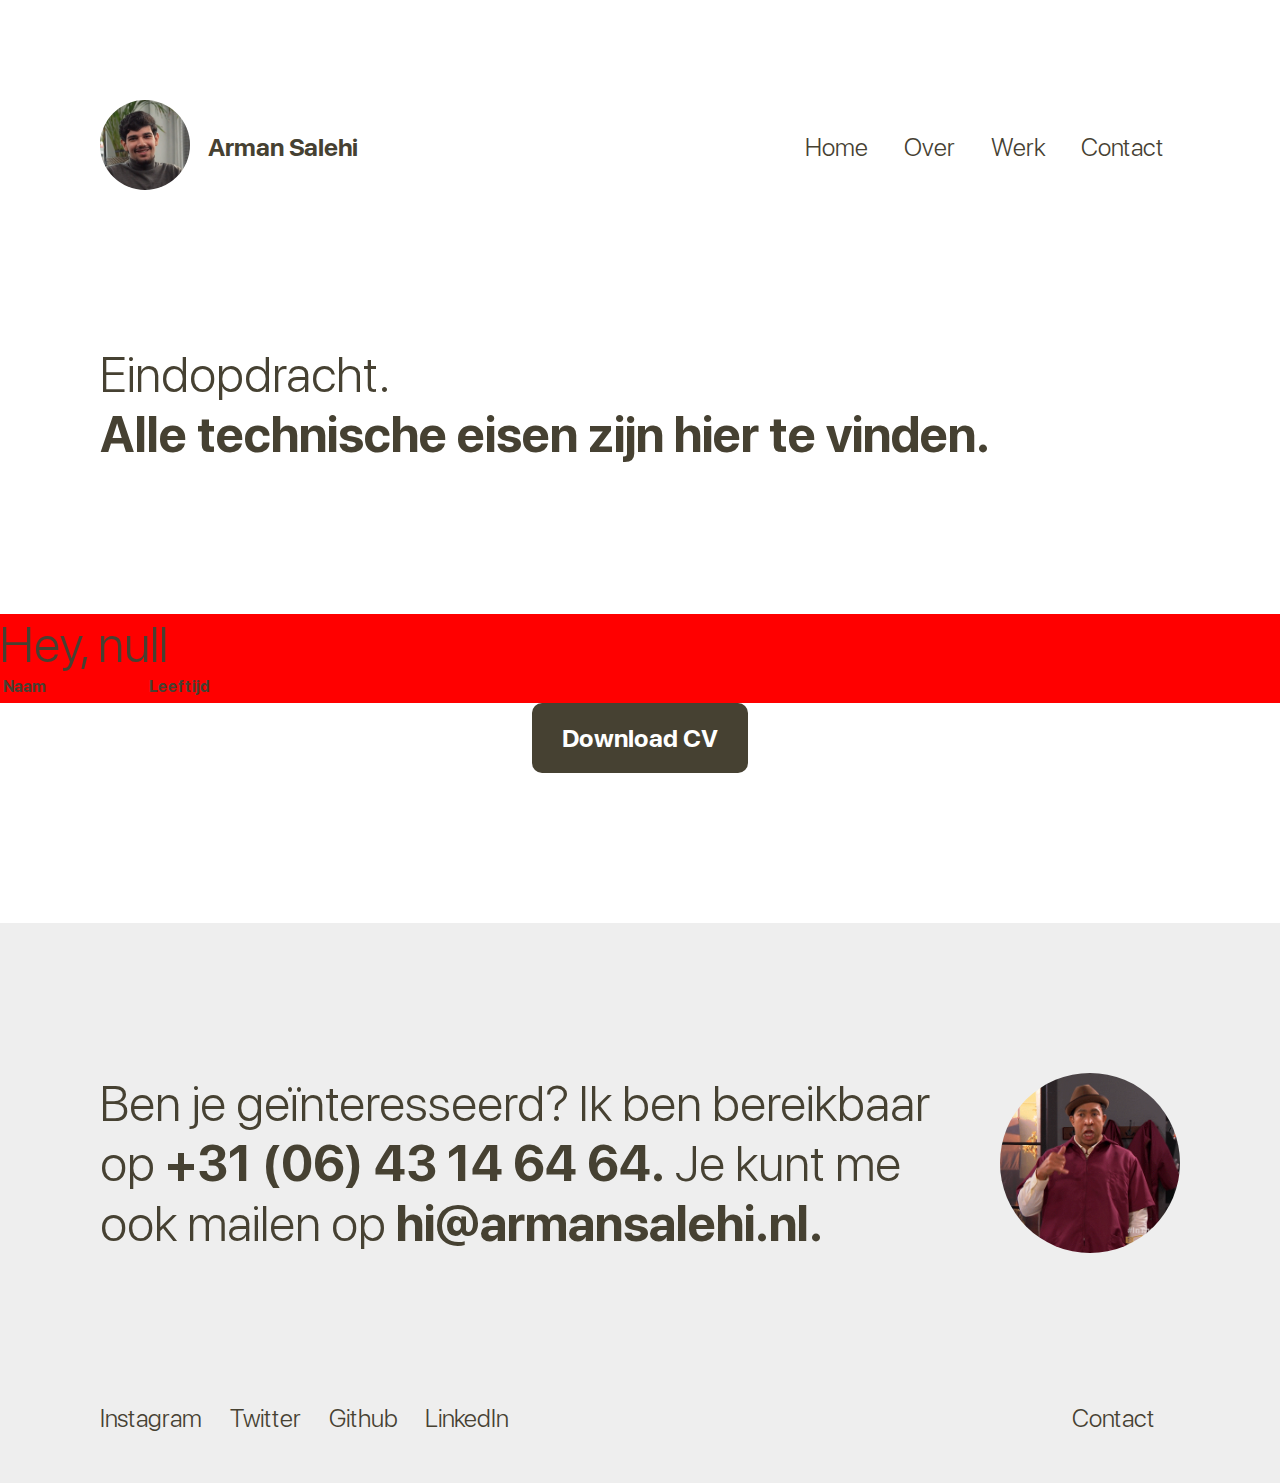
<file: eindopdracht.html>
<!DOCTYPE html>
<html>
  <head>
    <link rel="stylesheet" href="./style/style.css" />
    <title>Arman Salehi - Eindopdracht</title>
    <link rel="shortcut icon" type="image/png" href="./img/favicon.png"/>
  </head>

  <body>
    <div class="parent">
      <div class="navbar">
        <div class="navbar-left">
          <div class="logotitle">
            <div id="logo"><img src="./img/logo.png" /></div>
            <div id="name">Arman Salehi</div>
          </div>
        </div>
        <div class="navbar-right">
          <a href="./index.html">Home</a>
          <a href="./pages/over.html">Over</a>
          <a href="./pages/werk.html">Werk</a>
          <a href="./pages/contact.html">Contact</a>
        </div>
      </div>
      <div class="header">
        <div id="titlel"><h1>Eindopdracht.</h1></div>
        <div id="titleb"><h2>Alle technische eisen zijn hier te vinden.</h2></div>
      </div>
      <div class="bezoeker">
        <h1 id="kopjenaam"></h1>
        <table>
            <thead>
                <tr>
                    <th>Naam</th>
                    <th>Leeftijd</th>
                </tr>
            </thead>
            <tbody>
                <tr>
                    <td id="naam">...</td>
                    <td id="leeftijd">...</td>
                </tr>
            </tbody>
        </table>
    </div>
    <div class="downloader">
      <a href="https://www.google.com">Download CV</a>
    </div>
      <div class="footer">
        <p>
          <img
            src="img/callme.gif"
            style="float: right; border-radius: 100%; width: 180px"
          />
          Ben je geïnteresseerd? Ik ben bereikbaar <br />op
          <span style="font-family: SFb">+31 (06) 43 14 64 64.</span> Je kunt
          me<br />
          ook mailen op <span style="font-family: SFb">hi@armansalehi.nl.</span>
        </p>
        <div class="navmenu-left">
          <a href="https://instagram.com/armanxsalehi">Instagram</a>
          <a href="https://twitter.com/armanxsalehi">Twitter</a>
          <a href="https://github.com/arman-salehi">Github</a>
          <a href="https://www.linkedin.com/in/armanxsalehi/">LinkedIn</a>
          <div class="navmenu-right">
            <a href="./pages/Contact.html">Contact</a>
          </div>
        </div>
      </div>
      <div class="footer2">
        <p>
          Ben je geïnteresseerd? Ik ben bereikbaar op
          <span style="font-family: SFb">+31 (06) 43 14 64 64.</span> Je kunt
          me ook mailen op <span style="font-family: SFb">hi@armansalehi.nl.</span>
        </p>
        <div class="navmenu-left2">
          <a href="https://instagram.com/armanxsalehi">Instagram</a>
          <a href="https://twitter.com/armanxsalehi">Twitter</a>
          <a href="https://github.com/arman-salehi">Github</a>
          <a href="https://www.linkedin.com/in/armanxsalehi/">LinkedIn</a>
          <a href="./pages/Contact.html">Contact</a>
        </div>
      </div>
    </div>
    <script src="./js/script.js"></script>
  </body>
</html>
</file>
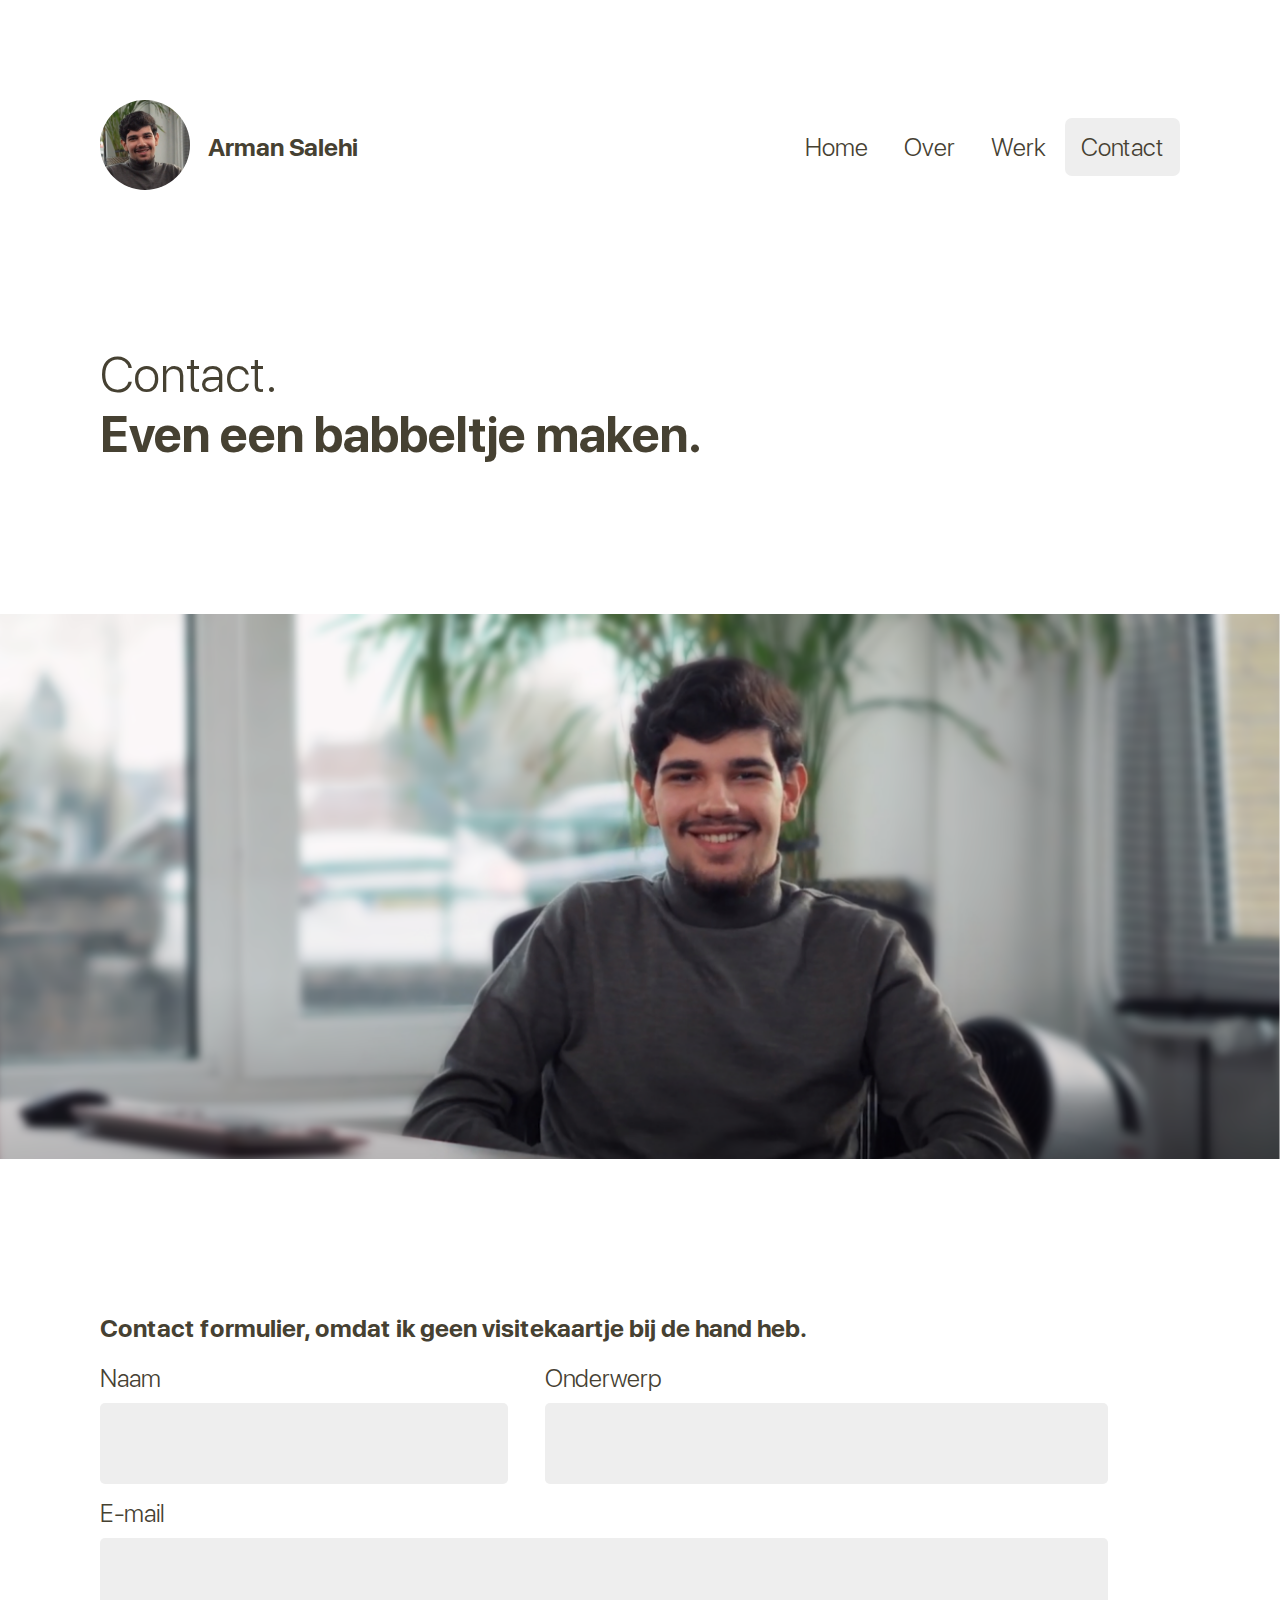
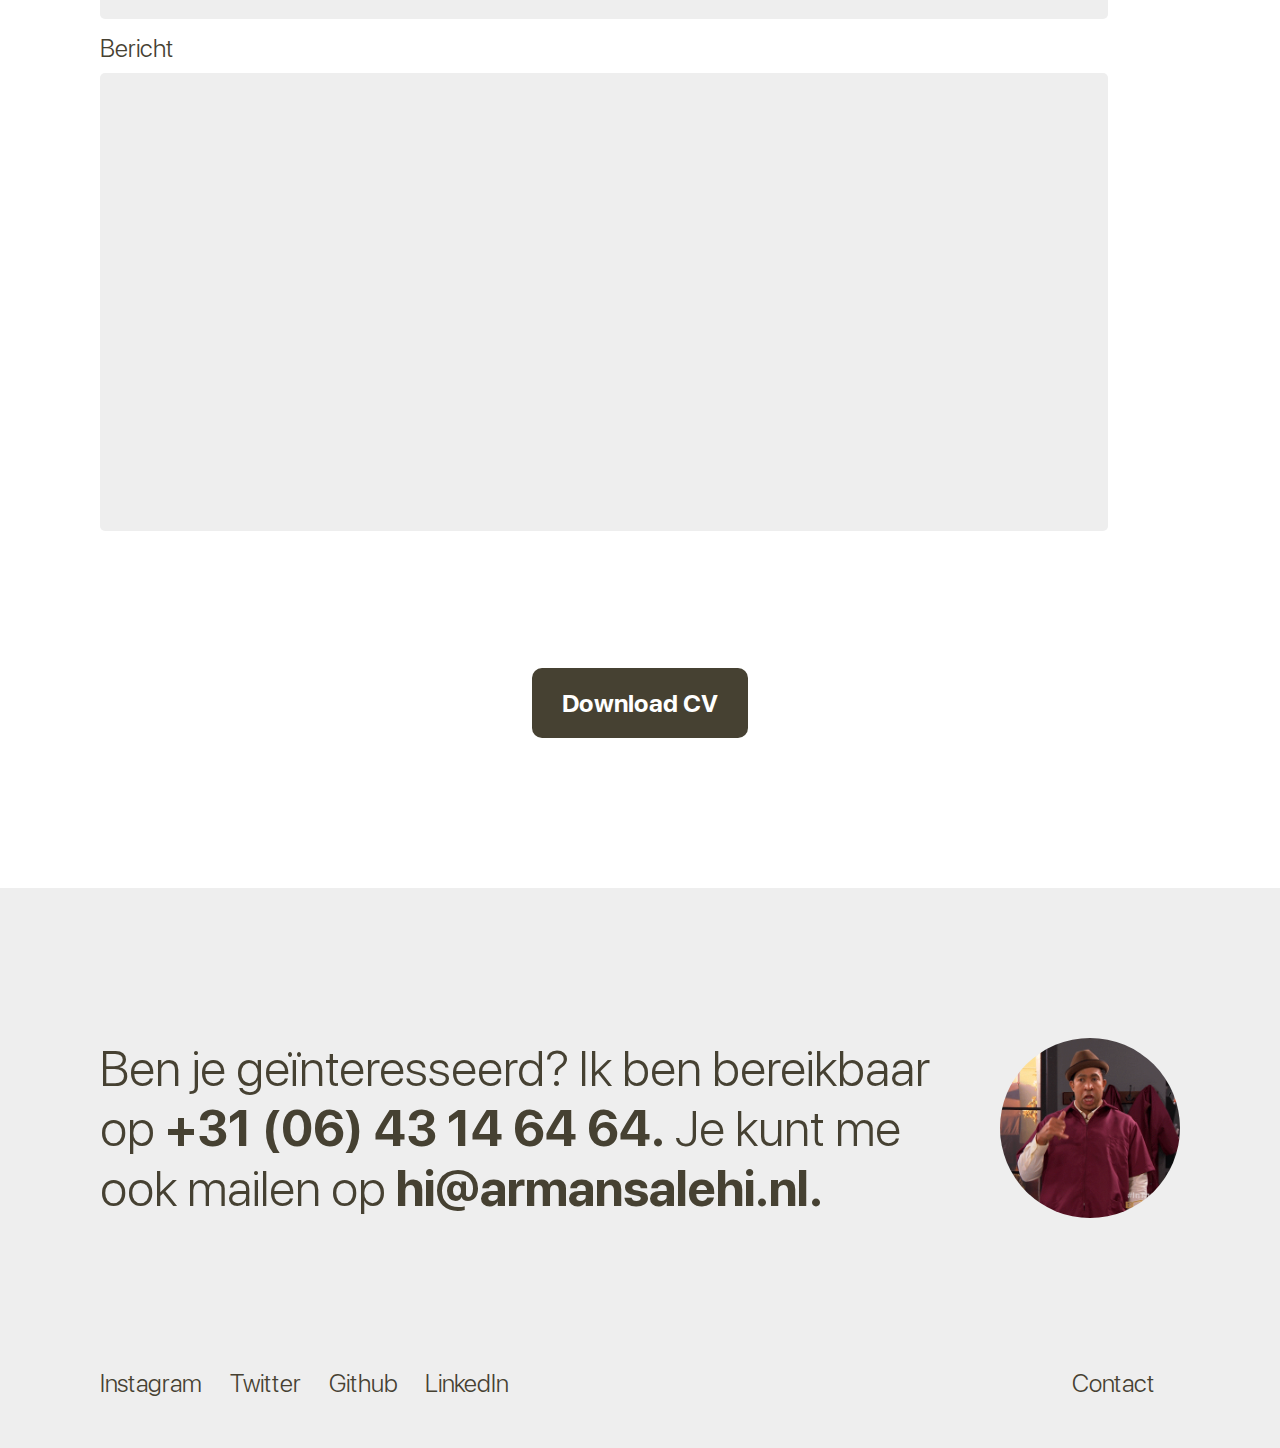
<file: pages/contact.html>
<!DOCTYPE html>
<html>
  <head>
    <link rel="stylesheet" href="../style/style.css" />
    <title>Arman Salehi - Home</title>
    <link rel="shortcut icon" type="image/png" href="../img/favicon.png" />
    <style>
      input[type="text"] {
        font-size: 25px;
      }
      textarea {
        font-size: 25px;
        font-family: SFr;
      }
    </style>
  </head>

  <body>
    <div class="parent">
      <div class="navbar">
        <div class="navbar-left">
          <div class="logotitle">
            <div id="logo"><img src="../img/logo.png" /></div>
            <div id="name">Arman Salehi</div>
          </div>
        </div>
        <div class="navbar-right">
          <a href="../index.html">Home</a>
          <a href="over.html">Over</a>
          <a href="werk.html">Werk</a>
          <a id="active" href="contact.html">Contact</a>
        </div>
      </div>
      <div class="header">
        <div id="titlel"><h1>Contact.</h1></div>
        <div id="titleb"><h2>Even een babbeltje maken.</h2></div>
      </div>
      <div class="afbeelding2">
        <img src="../img/afbeelding3.png" />
      </div>
      <div class="projecten">
        <div id="pb">
          Contact formulier, omdat ik geen visitekaartje bij de hand heb.
        </div>
        <div class="grid-container2">
          <div class="bovenform">
            <div class="form1">
              <label for=""><div id="pl">Naam</div></label
              ><input class="contact-input" type="text" />
            </div>
            <div class="form2">
              <label for=""><div id="pl">Onderwerp</div></label
              ><input class="contact-input" type="text" />
            </div>
          </div>
          <div class="onderform">
            <div class="form3">
              <label for=""><div id="pl">E-mail</div></label
              ><input class="contact-input" type="text" />
            </div>
          </div>
          <div class="onderform2">
            <div class="form4">
              <label id="labelform"><div id="pl">Bericht</div></label
              ><textarea type="text" class="contact-input"></textarea>
            </div>
          </div>
        </div>
      </div>
      <div class="downloader">
        <a href="https://www.google.com">Download CV</a>
      </div>
      <div class="footer">
        <p>
          <img
            src="../img/callme.gif"
            style="float: right; border-radius: 100%; width: 180px"
          />
          Ben je geïnteresseerd? Ik ben bereikbaar <br />op
          <span style="font-family: SFb">+31 (06) 43 14 64 64.</span> Je kunt
          me<br />
          ook mailen op <span style="font-family: SFb">hi@armansalehi.nl.</span>
        </p>
        <div class="navmenu-left">
          <a href="https://instagram.com/armanxsalehi">Instagram</a>
          <a href="https://twitter.com/armanxsalehi">Twitter</a>
          <a href="https://github.com/arman-salehi">Github</a>
          <a href="https://www.linkedin.com/in/armanxsalehi/">LinkedIn</a>
          <div class="navmenu-right">
            <a href="./pages/Contact.html">Contact</a>
          </div>
        </div>
      </div>
      <div class="footer2">
        <p>
          Ben je geïnteresseerd? Ik ben bereikbaar op
          <span style="font-family: SFb">+31 (06) 43 14 64 64.</span> Je kunt me
          ook mailen op <span style="font-family: SFb">hi@armansalehi.nl.</span>
        </p>
        <div class="navmenu-left2">
          <a href="https://instagram.com/armanxsalehi">Instagram</a>
          <a href="https://twitter.com/armanxsalehi">Twitter</a>
          <a href="https://github.com/arman-salehi">Github</a>
          <a href="https://www.linkedin.com/in/armanxsalehi/">LinkedIn</a>
          <a href="./pages/Contact.html">Contact</a>
        </div>
      </div>
    </div>
  </body>
</html>
</file>
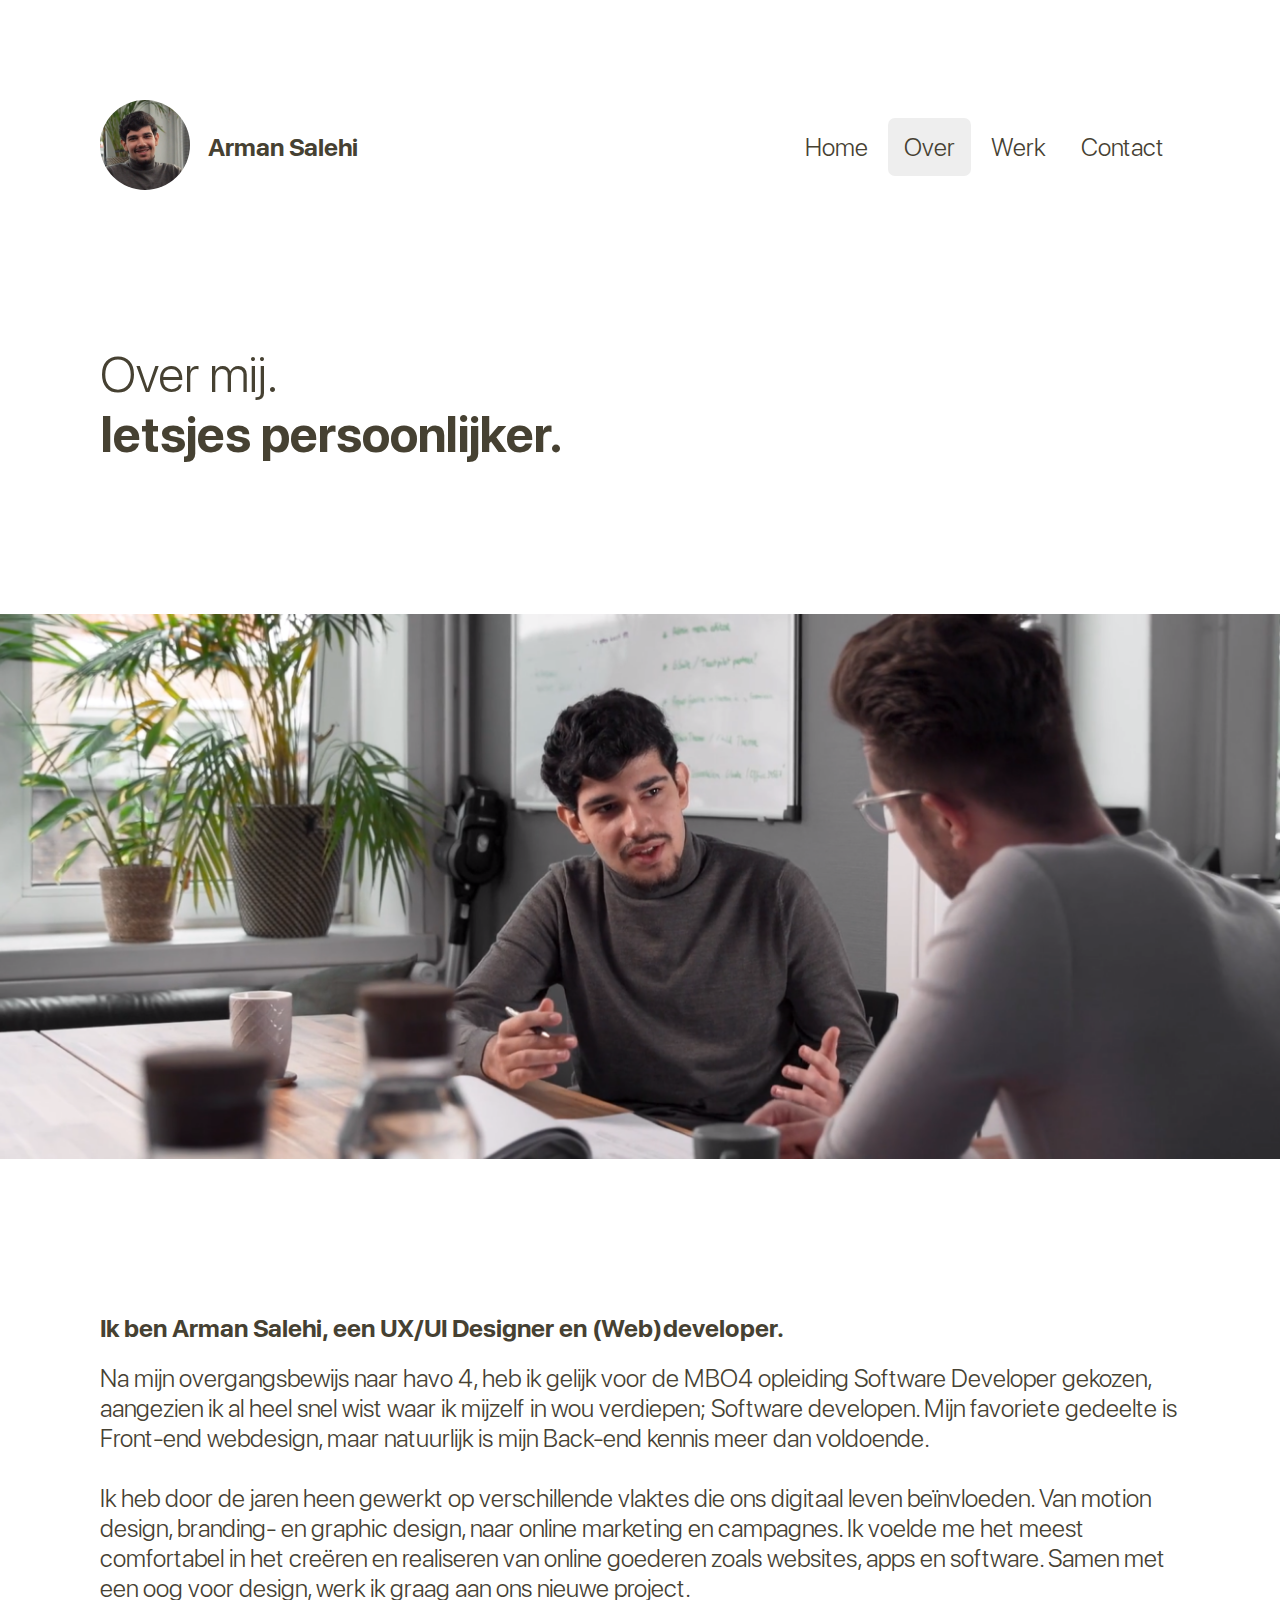
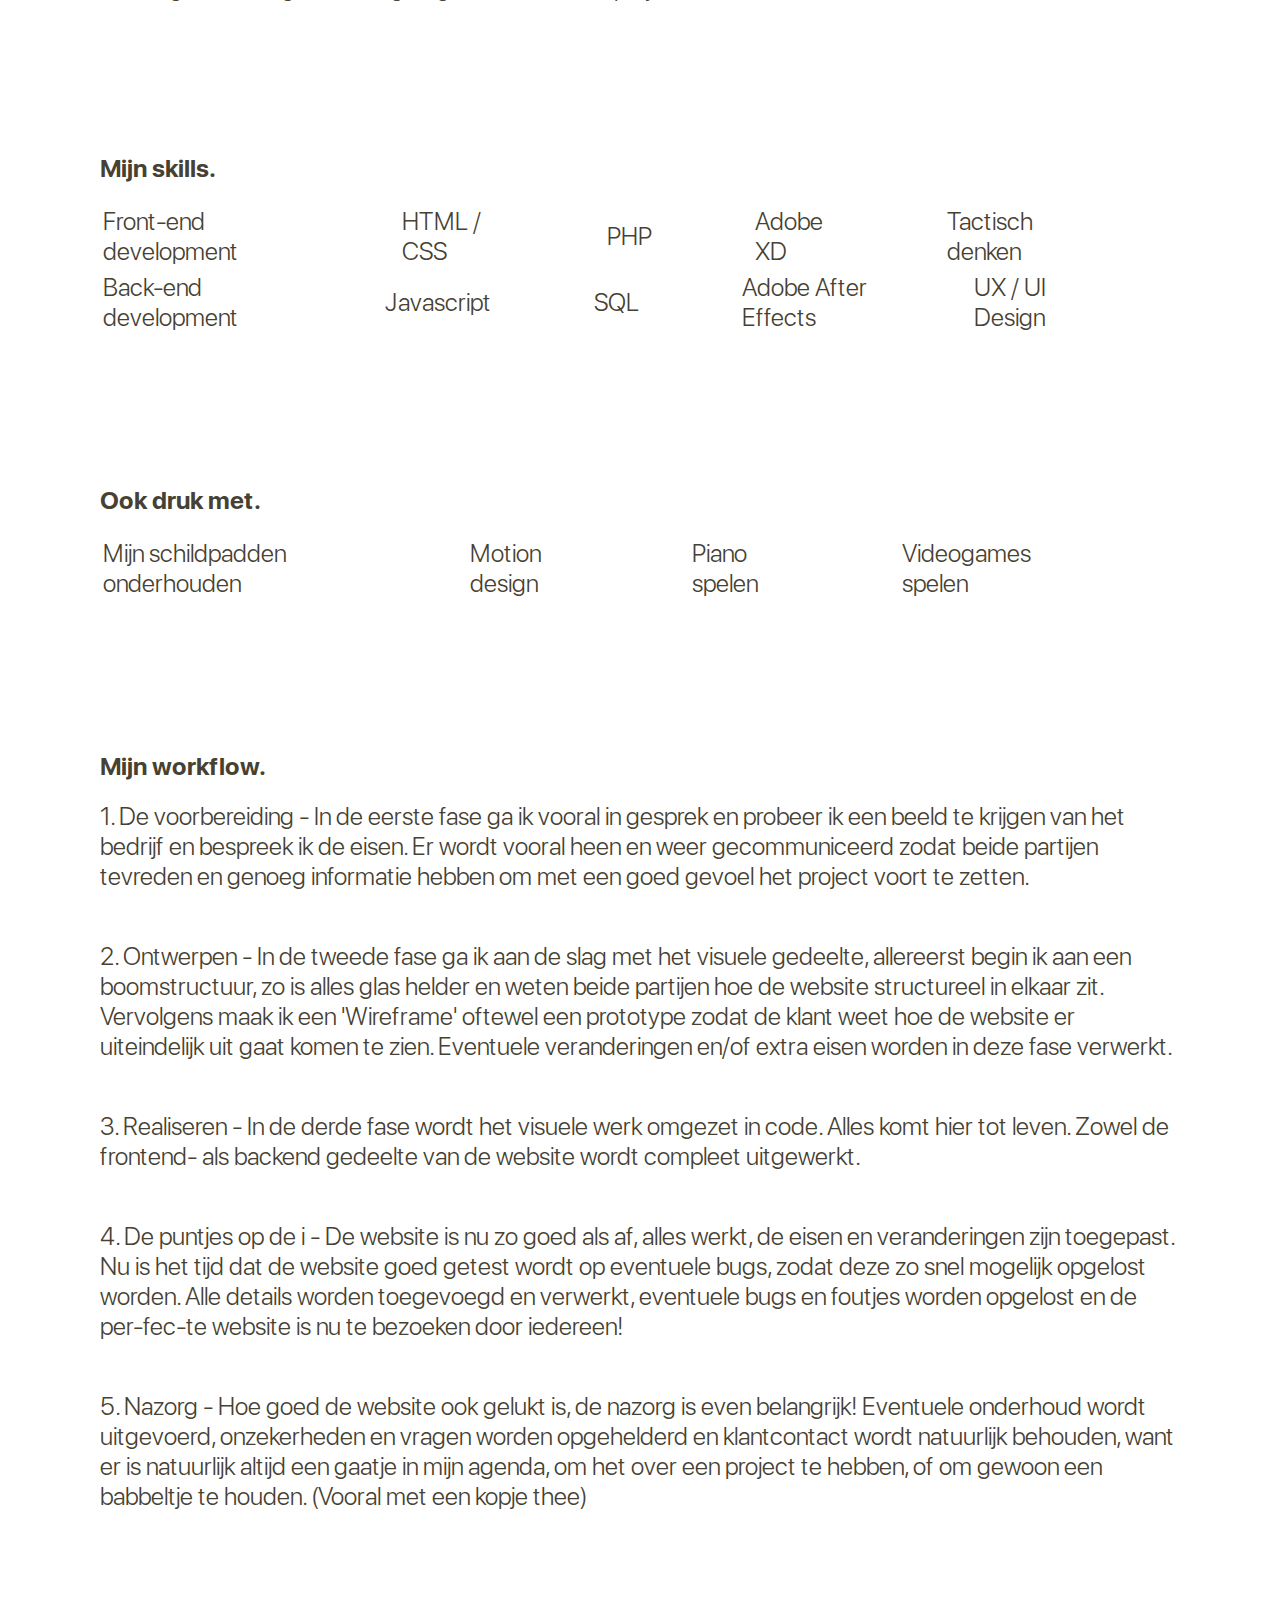
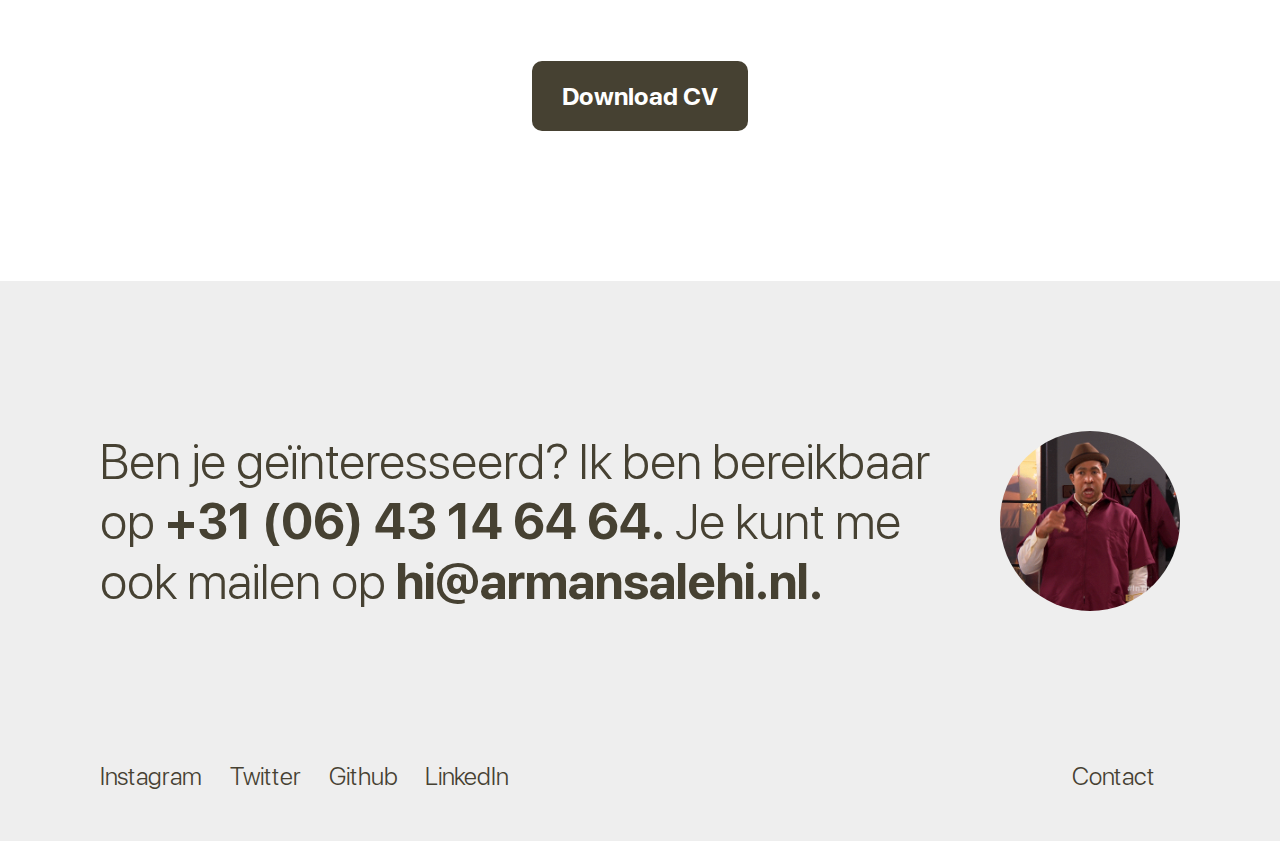
<file: pages/over.html>
<!DOCTYPE html>
<html>
  <head>
    <link rel="stylesheet" href="../style/style.css" />
    <title>Arman Salehi - Over</title>
    <link rel="shortcut icon" type="image/png" href="../img/favicon.png"/>
  </head>

  <body>
    <div class="parent">
      <div class="navbar">
        <div class="navbar-left">
          <div class="logotitle">
            <div id="logo"><img src="../img/logo.png" /></div>
            <div id="name">Arman Salehi</div>
          </div>
        </div>
        <div class="navbar-right">
          <a href="../index.html">Home</a>
          <a id="active" href="over.html">Over</a>
          <a href="werk.html">Werk</a>
          <a href="contact.html">Contact</a>
        </div>
      </div>
      <div class="header">
        <div id="titlel"><h1>Over mij.</h1></div>
        <div id="titleb"><h2>Ietsjes persoonlijker.</h2></div>
      </div>
      <div class="afbeelding2">
        <img src="../img/afbeelding2.png" />
      </div>
      <div class="overmij">
        <div id="pb">
          Ik ben Arman Salehi, een UX/UI Designer en (Web)developer.
        </div>
        <div id="pl">
          Na mijn overgangsbewijs naar havo 4, heb ik gelijk voor de MBO4
          opleiding Software Developer gekozen, aangezien ik al heel snel wist
          waar ik mijzelf in wou verdiepen; Software developen. Mijn favoriete
          gedeelte is Front-end webdesign, maar natuurlijk is mijn Back-end
          kennis meer dan voldoende.<br /><br />Ik heb door de jaren heen
          gewerkt op verschillende vlaktes die ons digitaal leven beïnvloeden.
          Van motion design, branding- en graphic design, naar online marketing
          en campagnes. Ik voelde me het meest comfortabel in het creëren en
          realiseren van online goederen zoals websites, apps en software. Samen
          met een oog voor design, werk ik graag aan ons nieuwe project.
        </div>
      </div>
      <div class="mijnskills">
        <div id="pb">Mijn skills.</div>
        <table>
          <tr>
            <th><div id="pl">Front-end development</div></th>
            <th><div id="pl">HTML / CSS</div></th>
            <th><div id="pl">PHP</div></th>
            <th><div id="pl">Adobe XD</div></th>
            <th><div id="pl">Tactisch denken</div></th>
          </tr>
        </table>
        <table>
          <tr>
            <td><div id="pl">Back-end development</div></td>
            <td><div id="pl">Javascript</div></td>
            <td><div id="pl">SQL</div></td>
            <td><div id="pl">Adobe After Effects</div></td>
            <td><div id="pl">UX / UI Design</div></td>
          </tr>
        </table>
      </div>
      <div class="ookdrukmet">
        <div id="pb">Ook druk met.</div>
        <div id="pl">
          <table>
            <tr>
              <th><div id="pl">Mijn schildpadden onderhouden</div></th>
              <th><div id="pl">Motion design</div></th>
              <th><div id="pl">Piano spelen</div></th>
              <th><div id="pl">Videogames spelen</div></th>
            </tr>
          </table>
        </div>
      </div>
      <div class="mijnworkflow">
        <div id="pb">Mijn workflow.</div>
        <div id="pl">
          1. De voorbereiding - In de eerste fase ga ik vooral in gesprek en
          probeer ik een beeld te krijgen van het bedrijf en bespreek ik de
          eisen. Er wordt vooral heen en weer gecommuniceerd zodat beide
          partijen tevreden en genoeg informatie hebben om met een goed gevoel
          het project voort te zetten.
        </div>
        <div id="pl">
          2. Ontwerpen - In de tweede fase ga ik aan de slag met het visuele
          gedeelte, allereerst begin ik aan een boomstructuur, zo is alles glas
          helder en weten beide partijen hoe de website structureel in elkaar
          zit. Vervolgens maak ik een 'Wireframe' oftewel een prototype zodat de
          klant weet hoe de website er uiteindelijk uit gaat komen te zien.
          Eventuele veranderingen en/of extra eisen worden in deze fase
          verwerkt.
        </div>
        <div id="pl">
          3. Realiseren - In de derde fase wordt het visuele werk omgezet in
          code. Alles komt hier tot leven. Zowel de frontend- als backend
          gedeelte van de website wordt compleet uitgewerkt.
        </div>
        <div id="pl">
          4. De puntjes op de i - De website is nu zo goed als af, alles werkt,
          de eisen en veranderingen zijn toegepast. Nu is het tijd dat de
          website goed getest wordt op eventuele bugs, zodat deze zo snel
          mogelijk opgelost worden. Alle details worden toegevoegd en verwerkt,
          eventuele bugs en foutjes worden opgelost en de per-fec-te website is
          nu te bezoeken door iedereen!
        </div>
        <div id="pl">
          5. Nazorg - Hoe goed de website ook gelukt is, de nazorg is even
          belangrijk! Eventuele onderhoud wordt uitgevoerd, onzekerheden en
          vragen worden opgehelderd en klantcontact wordt natuurlijk behouden,
          want er is natuurlijk altijd een gaatje in mijn agenda, om het over
          een project te hebben, of om gewoon een babbeltje te houden. (Vooral
          met een kopje thee)
        </div>
      </div>
      <div class="downloader">
        <a href="https://www.google.com">Download CV</a>
      </div>
      <div class="footer">
        <p>
          <img
            src="../img/callme.gif"
            style="float: right; border-radius: 100%; width: 180px"
          />
          Ben je geïnteresseerd? Ik ben bereikbaar <br />op
          <span style="font-family: SFb">+31 (06) 43 14 64 64.</span> Je kunt
          me<br />
          ook mailen op <span style="font-family: SFb">hi@armansalehi.nl.</span>
        </p>
        <div class="navmenu-left">
          <a href="https://instagram.com/armanxsalehi">Instagram</a>
          <a href="https://twitter.com/armanxsalehi">Twitter</a>
          <a href="https://github.com/arman-salehi">Github</a>
          <a href="https://www.linkedin.com/in/armanxsalehi/">LinkedIn</a>
          <div class="navmenu-right">
            <a href="./pages/Contact.html">Contact</a>
          </div>
        </div>
      </div>
      <div class="footer2">
        <p>
          Ben je geïnteresseerd? Ik ben bereikbaar op
          <span style="font-family: SFb">+31 (06) 43 14 64 64.</span> Je kunt
          me ook mailen op <span style="font-family: SFb">hi@armansalehi.nl.</span>
        </p>
        <div class="navmenu-left2">
          <a href="https://instagram.com/armanxsalehi">Instagram</a>
          <a href="https://twitter.com/armanxsalehi">Twitter</a>
          <a href="https://github.com/arman-salehi">Github</a>
          <a href="https://www.linkedin.com/in/armanxsalehi/">LinkedIn</a>
          <a href="./pages/Contact.html">Contact</a>
        </div>
      </div>
    </div>
  </body>
</html>
</file>
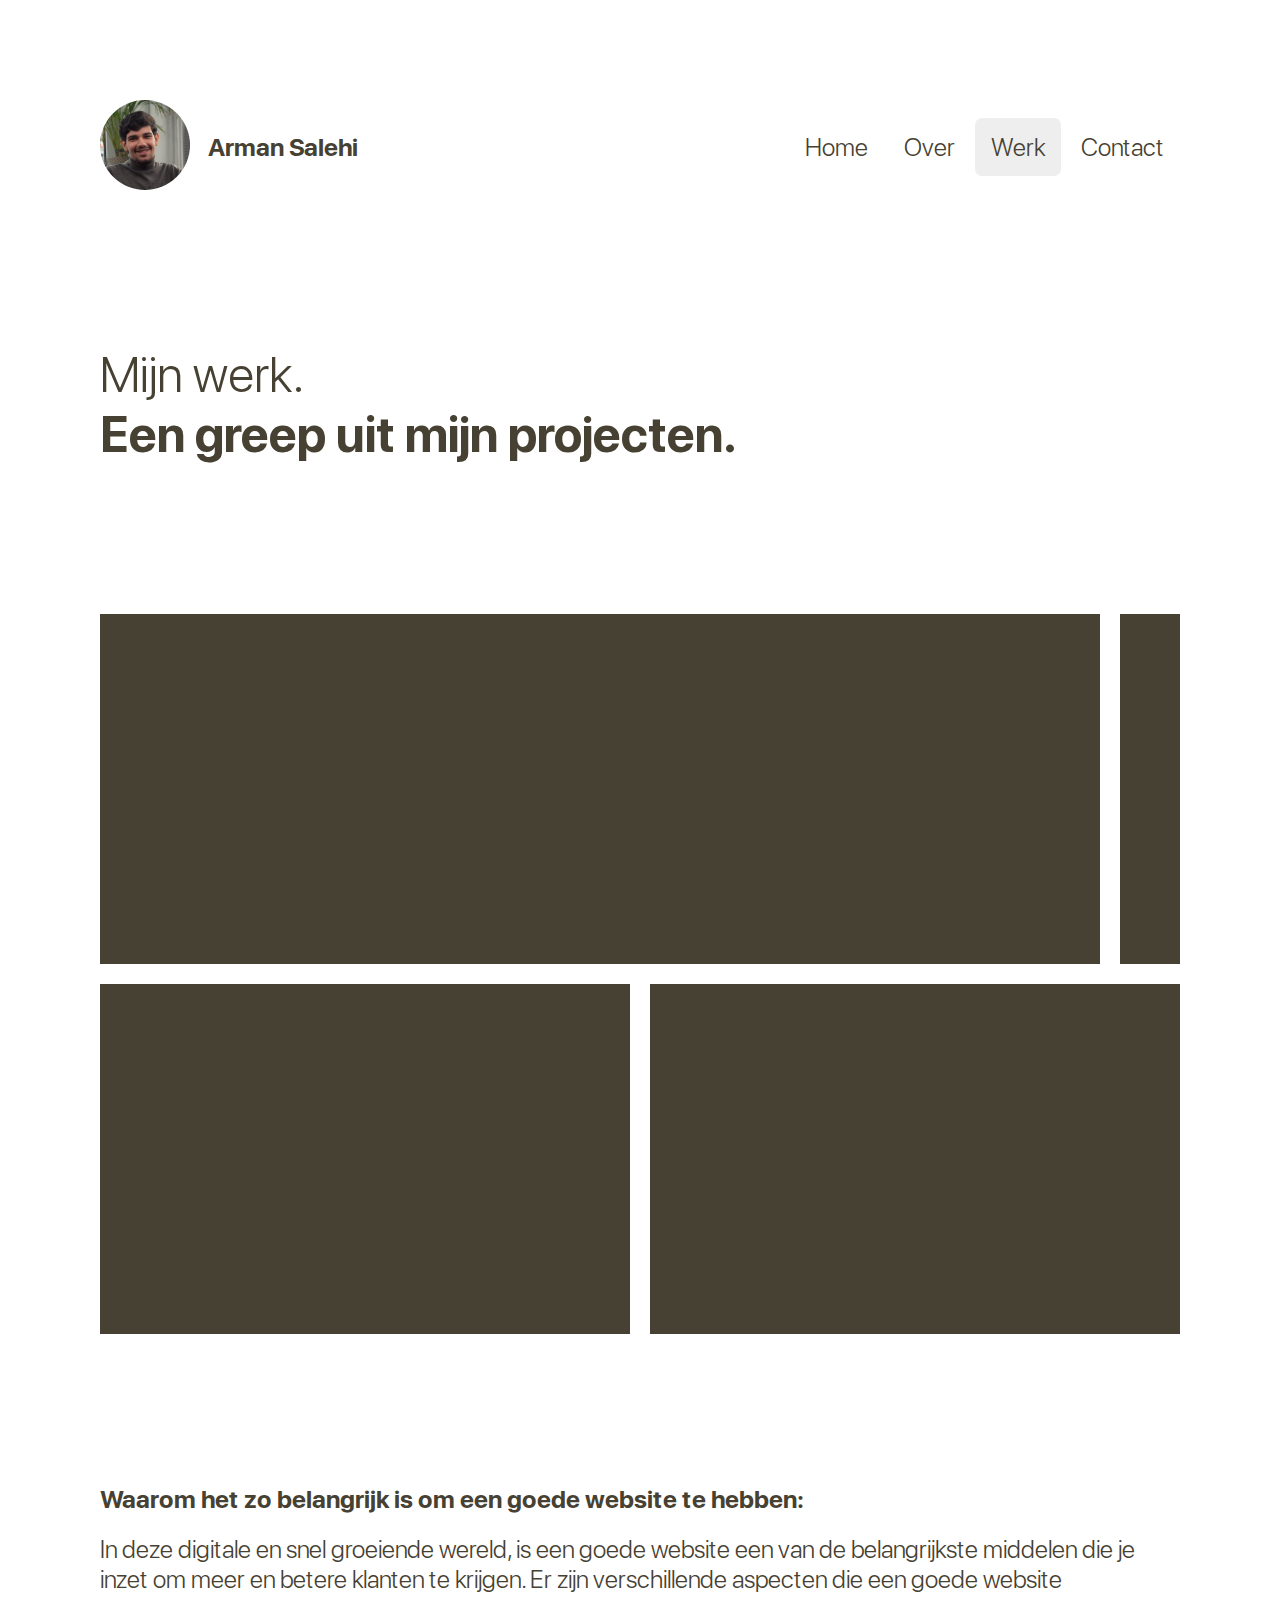
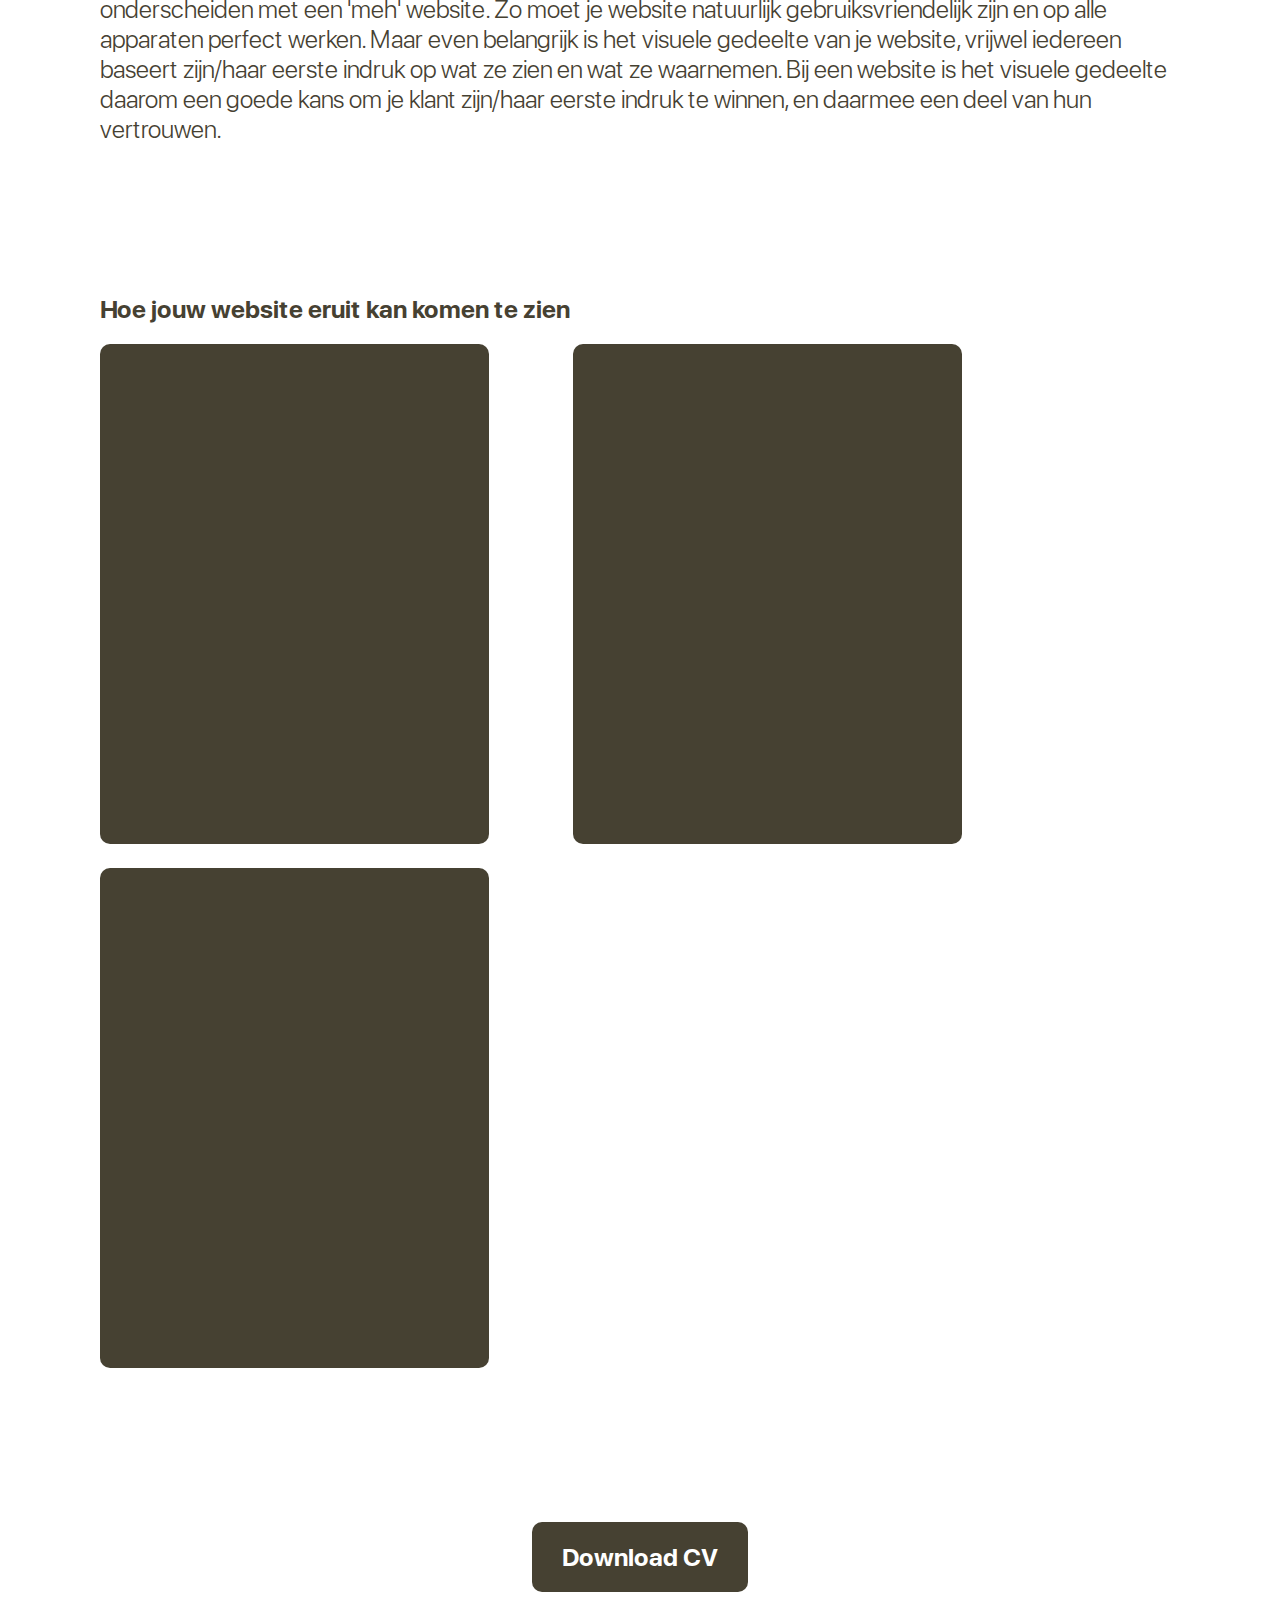
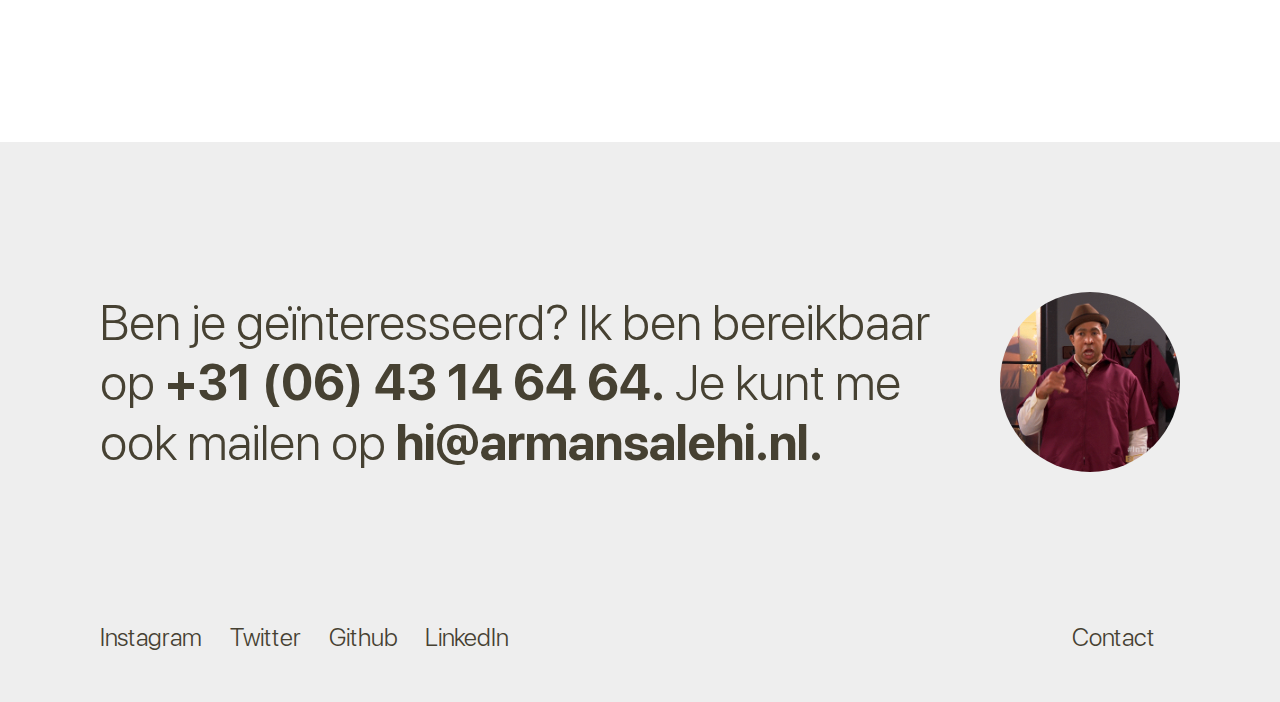
<file: pages/werk.html>
<!DOCTYPE html>
<html>
  <head>
    <link rel="stylesheet" href="../style/style.css" />
    <title>Arman Salehi - Werk</title>
    <link rel="shortcut icon" type="image/png" href="../img/favicon.png"/>
  </head>

  <body>
    <div class="parent">
      <div class="navbar">
        <div class="navbar-left">
          <div class="logotitle">
            <div id="logo"><img src="../img/logo.png" /></div>
            <div id="name">Arman Salehi</div>
          </div>
        </div>
        <div class="navbar-right">
          <a href="../index.html">Home</a>
          <a href="over.html">Over</a>
          <a id="active" href="werk.html">Werk</a>
          <a href="contact.html">Contact</a>
        </div>
      </div>
      <div class="header">
        <div id="titlel"><h1>Mijn werk.</h1></div>
        <div id="titleb"><h2>Een greep uit mijn projecten.</h2></div>
      </div>
      <div class="projecten">
        <div class="grid-container">
          <div class="bovengrid">
              <div class="afb1"></div>
              <div class="afb2"></div>
          </div>
          <div class="ondergrid">
              <div class="afb3"></div>
              <div class="afb4"></div>
          </div>
      </div>
      </div>
      <div class="overhome">
        <div id="pb">
          Waarom het zo belangrijk is om een goede website te hebben:
        </div>
        <div id="pl">
          In deze digitale en snel groeiende wereld, is een goede website een
          van de belangrijkste middelen die je inzet om meer en betere klanten
          te krijgen. Er zijn verschillende aspecten die een goede website
          onderscheiden met een 'meh' website. Zo moet je website natuurlijk
          gebruiksvriendelijk zijn en op alle apparaten perfect werken. Maar
          even belangrijk is het visuele gedeelte van je website, vrijwel
          iedereen baseert zijn/haar eerste indruk op wat ze zien en wat ze
          waarnemen. Bij een website is het visuele gedeelte daarom een goede
          kans om je klant zijn/haar eerste indruk te winnen, en daarmee een
          deel van hun vertrouwen.
        </div>
      </div>
      <div class="projecten">
        <div id="pb">Hoe jouw website eruit kan komen te zien</div>
        <div class="projectenimg">
          <div id="image-1">
            <img src="../img/ab4.png" />
          </div>
          <div id="image-2">
            <img src="../img/ab4.png" />
          </div>
          <div id="image-3">
            <img src="../img/ab4.png" />
          </div>
        </div>
      </div>
      <div class="downloader">
        <a href="https://www.google.com">Download CV</a>
      </div>
      <div class="footer">
        <p>
          <img
            src="../img/callme.gif"
            style="float: right; border-radius: 100%; width: 180px"
          />
          Ben je geïnteresseerd? Ik ben bereikbaar <br />op
          <span style="font-family: SFb">+31 (06) 43 14 64 64.</span> Je kunt
          me<br />
          ook mailen op <span style="font-family: SFb">hi@armansalehi.nl.</span>
        </p>
        <div class="navmenu-left">
          <a href="https://instagram.com/armanxsalehi">Instagram</a>
          <a href="https://twitter.com/armanxsalehi">Twitter</a>
          <a href="https://github.com/arman-salehi">Github</a>
          <a href="https://www.linkedin.com/in/armanxsalehi/">LinkedIn</a>
          <div class="navmenu-right">
            <a href="./pages/Contact.html">Contact</a>
          </div>
        </div>
      </div>
      <div class="footer2">
        <p>
          Ben je geïnteresseerd? Ik ben bereikbaar op
          <span style="font-family: SFb">+31 (06) 43 14 64 64.</span> Je kunt
          me ook mailen op <span style="font-family: SFb">hi@armansalehi.nl.</span>
        </p>
        <div class="navmenu-left2">
          <a href="https://instagram.com/armanxsalehi">Instagram</a>
          <a href="https://twitter.com/armanxsalehi">Twitter</a>
          <a href="https://github.com/arman-salehi">Github</a>
          <a href="https://www.linkedin.com/in/armanxsalehi/">LinkedIn</a>
          <a href="./pages/Contact.html">Contact</a>
        </div>
      </div>
    </div>
  </body>
</html>
</file>
<file: style/style.css>
/*        */
/* GLOBAL */
/*        */

@media only screen and (min-width: 1536px) {
  body {
    /*background-color: lightblue !important;*/
    display: flex;
    justify-content: center;
    flex-direction: row;
  }

  .afbeelding1 img {
    max-width: 100% !important;
    width: 100vw !important;
  }

  .parent {
    max-width: 1536px;
  }
}

@media only screen and (max-width: 1152px) {
  .footer p img {
    display: none;
  }

  .footer {
    display: none;
  }

  .footer2 {
    display: inline-table !important;
  }
}

::-webkit-scrollbar {
  width: 10px;
}

::-webkit-scrollbar-track {
  background: #eeeeee;
}

::-webkit-scrollbar-thumb {
  background: #464132;
  border-radius: 10px;
}

::-webkit-scrollbar-thumb:hover {
  background: #312e23;
}

::selection {
  color: white;
  background-color: #464132;
}

* {
  text-decoration: none;
  list-style-type: none;
  margin: 0;
  color: #464132;
}

@font-face {
  font-family: SFb;
  src: url(../fonts/bold.ttf);
}

@font-face {
  font-family: SFr;
  src: url(../fonts/regular.ttf);
}

@font-face {
  font-family: SFl;
  src: url(../fonts/light.ttf);
}

h1 {
  font-family: SFl;
  font-size: 50px;
  font-weight: 1;
}

h2 {
  font-family: SFb;
  font-size: 50px;
  font-weight: 1;
}

#pl {
  font-family: SFl;
  font-size: 25px;
  font-weight: 1;
}

#pb {
  font-family: SFb;
  font-size: 25px;
  font-weight: 1;
}

/*        */
/* NAVBAR */
/*        */

.navbar {
  overflow: hidden;
  background-color: white;
  margin-left: 100px;
  margin-right: 100px;
  margin-top: 100px;
  justify-content: space-between;
  display: flex;
  align-items: center;
}

.navbar a {
  text-align: center;
  padding: 14px 16px;
  text-decoration: none;
  font-size: 25px;
  font-family: SFl;
}

.navbar a:hover {
  background-color: transparent;
}

.navbar a#active {
  background-color: #eeeeee;
  border-radius: 7px;
}

#logo {
  width: 1px;
  margin: 0px;
  padding-right: 100px;
}

#name {
  display: flex;
  justify-content: center;
  align-items: center;
  font-family: SFb;
  font-size: 25px;
  margin-left: 7px;
}

.logotitle {
  display: flex;
  justify-content: left;
}

/*        */
/* HEADER */
/*        */

.header {
  margin-left: 100px;
  margin-right: 100px;
  margin-top: 150px;
  margin-bottom: 150px;
}

/*           */
/* PROJECTEN */
/*           */

.projecten {
  margin-left: 100px;
  margin-right: 100px;
  margin-bottom: 150px;
}

#image-1,
#image-2 {
  display: inline;
  margin-right: 80px;
}

#image-3 {
  display: inline;
}

#image-1 img,
#image-2 img,
#image-3 img {
  border-radius: 10px;
  margin-top: 20px;
}

.projectenimg {
  content: "";
  clear: both;
  display: table;
}

/*          */
/* OVER MIJ */
/*          */

.overhome {
  margin-left: 100px;
  margin-right: 100px;
  margin-top: 150px;
  margin-bottom: 150px;
  content: "";
  clear: both;
  display: table;
}

.overhome #pb {
  margin-bottom: 20px;
}

/*              */
/* AFBEELDING 1 */
/*              */

.afbeelding1 {
  margin-bottom: 150px;
}

.afbeelding1 img {
  max-width: 100%;
  width: 100vw;
}

/*              */
/* AFBEELDING 2 */
/*              */

.afbeelding2 {
  margin-bottom: 150px;
}

.afbeelding2 img {
  max-width: 100%;
  width: 100vw;
}

/*            */
/* DOWNLOADER */
/*            */

.downloader {
  margin-bottom: 150px;
  display: flex;
  justify-content: center;
}

.downloader a {
  background-color: #464132;
  padding-top: 20px;
  padding-bottom: 20px;
  padding-left: 30px;
  padding-right: 30px;
  color: white;
  font-family: SFb;
  font-size: 25px;
  font-weight: 1;
  border-radius: 10px;
}

/*         */
/* OVERMIJ */
/*         */

.overmij {
  margin-left: 100px;
  margin-right: 100px;
  margin-bottom: 150px;
}

.overmij #pb {
  margin-bottom: 20px;
}

/*            */
/* MIJNSKILLS */
/*            */

.mijnskills {
  margin-left: 100px;
  margin-right: 100px;
  margin-bottom: 150px;
}

.mijnskills #pb {
  margin-bottom: 20px;
}

/*            */
/* OOKDRUKMET */
/*            */

.ookdrukmet {
  margin-left: 100px;
  margin-right: 100px;
  margin-bottom: 150px;
}

.ookdrukmet #pb {
  margin-bottom: 20px;
}

/*          */
/* WORKFLOW */
/*          */

.mijnworkflow {
  margin-left: 100px;
  margin-right: 100px;
  margin-bottom: 150px;
}

.mijnworkflow #pl {
  margin-bottom: 50px;
}

.mijnworkflow #pb {
  margin-bottom: 20px;
}

/*       */
/* TABLE */
/*       */

th,
td {
  padding-right: 100px;
  text-align: left;
}

/*        */
/* FOOTER */
/*        */

.footer {
  background-color: #eeeeee;
}

.footer p {
  margin-left: 100px;
  margin-right: 100px;
  font-size: 50px;
  padding-top: 150px;
  padding-bottom: 150px;
  font-family: SFl;
}

.navmenu-left {
  margin-left: 100px;
  font-family: SFl;
  padding-bottom: 50px;
}

.navmenu-left a {
  padding-right: 25px;
  font-size: 25px;
}

.navmenu-right {
  display: flex;
  float: right;
  margin-right: 100px;
  padding-right: 0;
}

.footer2 {
  background-color: #eeeeee;
  display: none;
}

.footer2 p {
  margin-left: 100px;
  margin-right: 100px;
  font-size: 50px;
  padding-top: 150px;
  padding-bottom: 150px;
  font-family: SFl;
  text-align: center;
}

.navmenu-left2 {
  margin-left: 100px;
  font-family: SFl;
  padding-bottom: 50px;
  justify-content: center;
  display: flex;
}

.navmenu-left2 a {
  padding-right: 25px;
  font-size: 25px;
}

/*              */
/* CONTACT FORM */
/*              */


.grid-container2 {
  display: grid;
  grid-gap: 65px 0;
  grid-template-columns: 1fr;
  grid-template-rows: 70px 70px 70px;
  margin: 0 auto;
  max-width: 1000px;
  width: 100vw;
  margin-bottom: 565px;
  margin-top: 20px;
  margin-right: 2000px;
}

.bovenform {
  display: grid;
  grid-gap: 0 45px;
  grid-template-columns: 400px auto;
}

.onderform {
  display: grid;
  grid-gap: 0 30px;
  grid-template-columns: auto;
}

.onderform2 {
  display: grid;
  grid-gap: 0 20px;
  grid-template-columns: auto;
  grid-template-rows: 450px;
}

.contact-input {
  width: 100%;
  height: 100%;
  border-radius: 5px;
  border: 2px solid transparent;
  background-color: #EEEEEE;
  resize: none;
  margin-top: 10px;
}

.contact-input:focus{
  border: 2px solid #464132;
  border-radius: 5px;
  outline: none;
  transition: 0.15s;
}

label {
  margin-bottom: 10px;
}


/*              */
/* TEST / EXTRA */
/*              */

.bezoeker {
  font-family: sfb;
  color: white;
}

.grid-container {
  display: grid;
  grid-gap: 20px 0;
  grid-template-columns: 1fr;
  grid-template-rows: 350px 350px;
  margin: 0 auto;
  float: left;
  margin-bottom: 150px;
  width: 100%;
  
}

.bovengrid {
  display: grid;
  grid-gap: 0 20px;
  grid-template-columns: 1000px auto;
}

.afb1{
  background-image: url('../img/ab4.png');
}

.afb2{
  background-image: url('../img/ab4.png');
}

.afb3{
  background-image: url('../img/ab4.png');
}

.afb4{
  background-image: url('../img/ab4.png');
}

.ondergrid {
  display: grid;
  grid-gap: 0 20px;
  grid-template-columns: auto auto;
}
</file>
